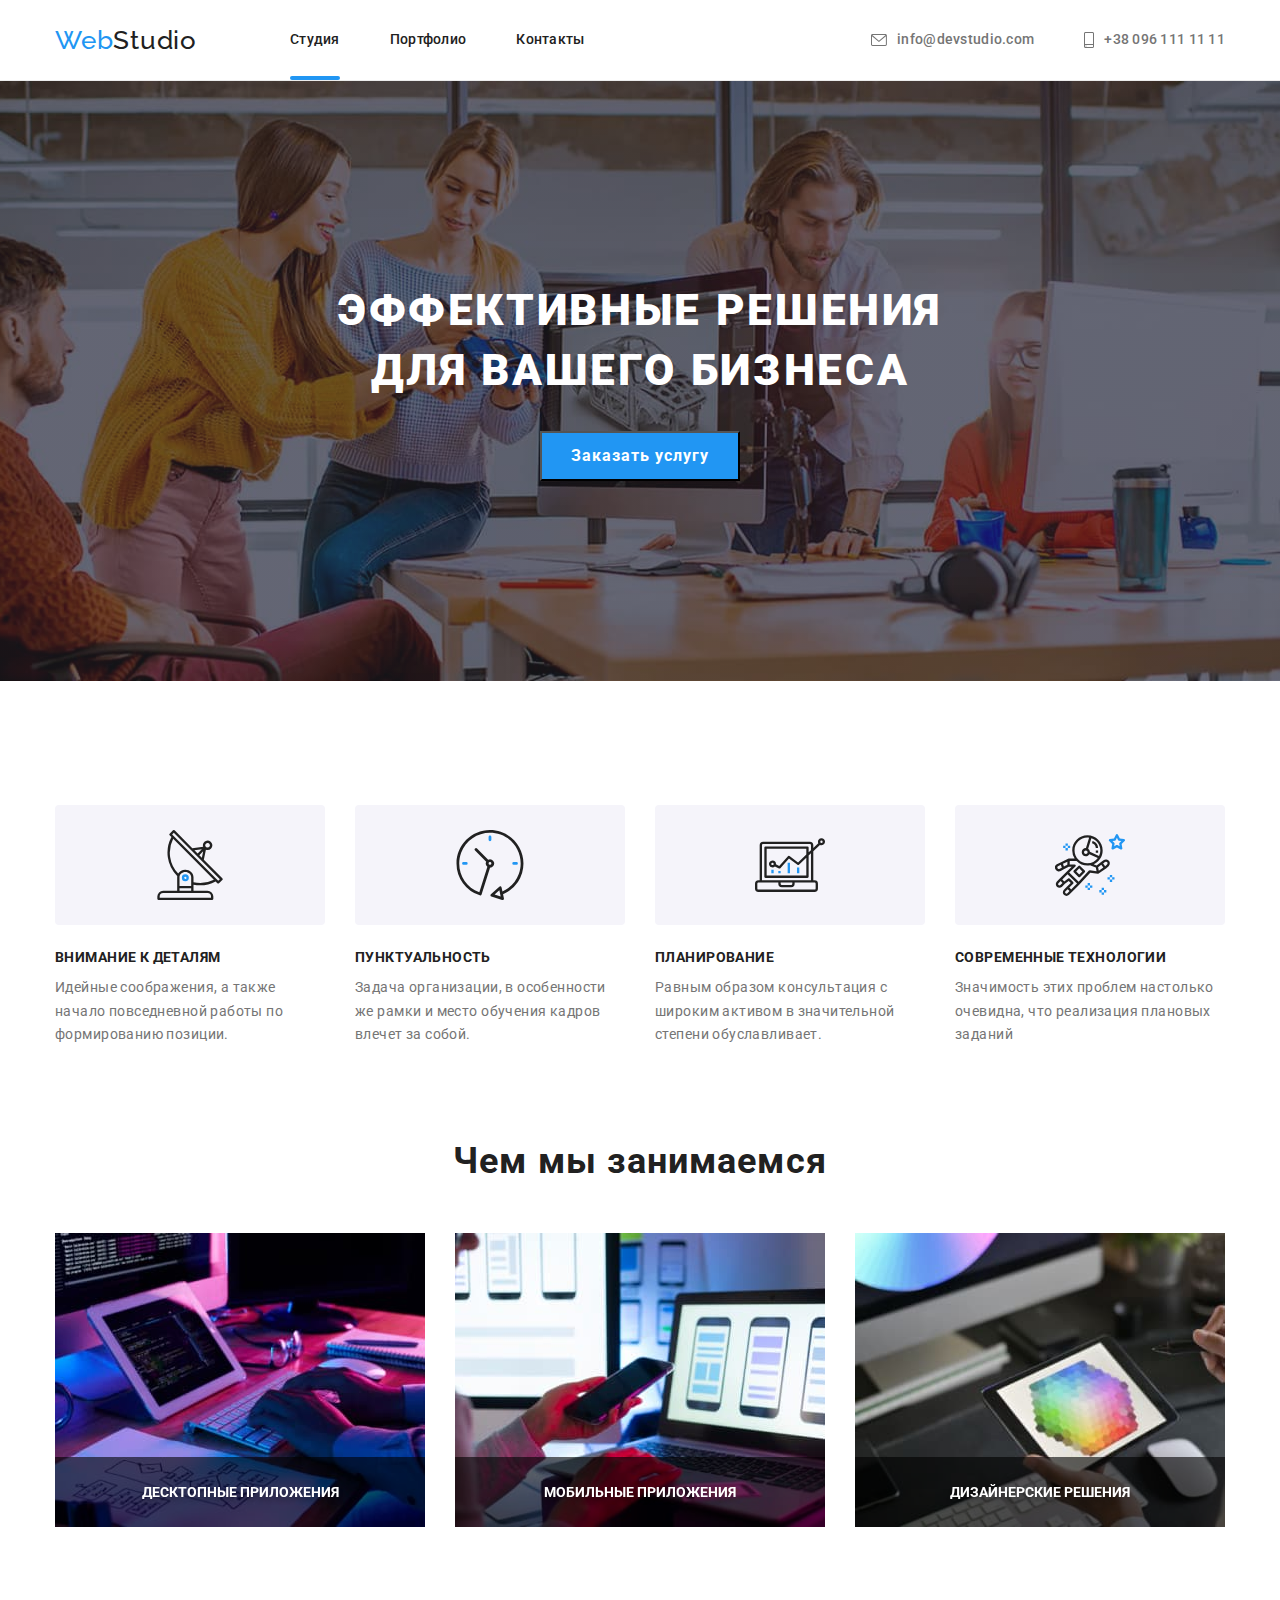
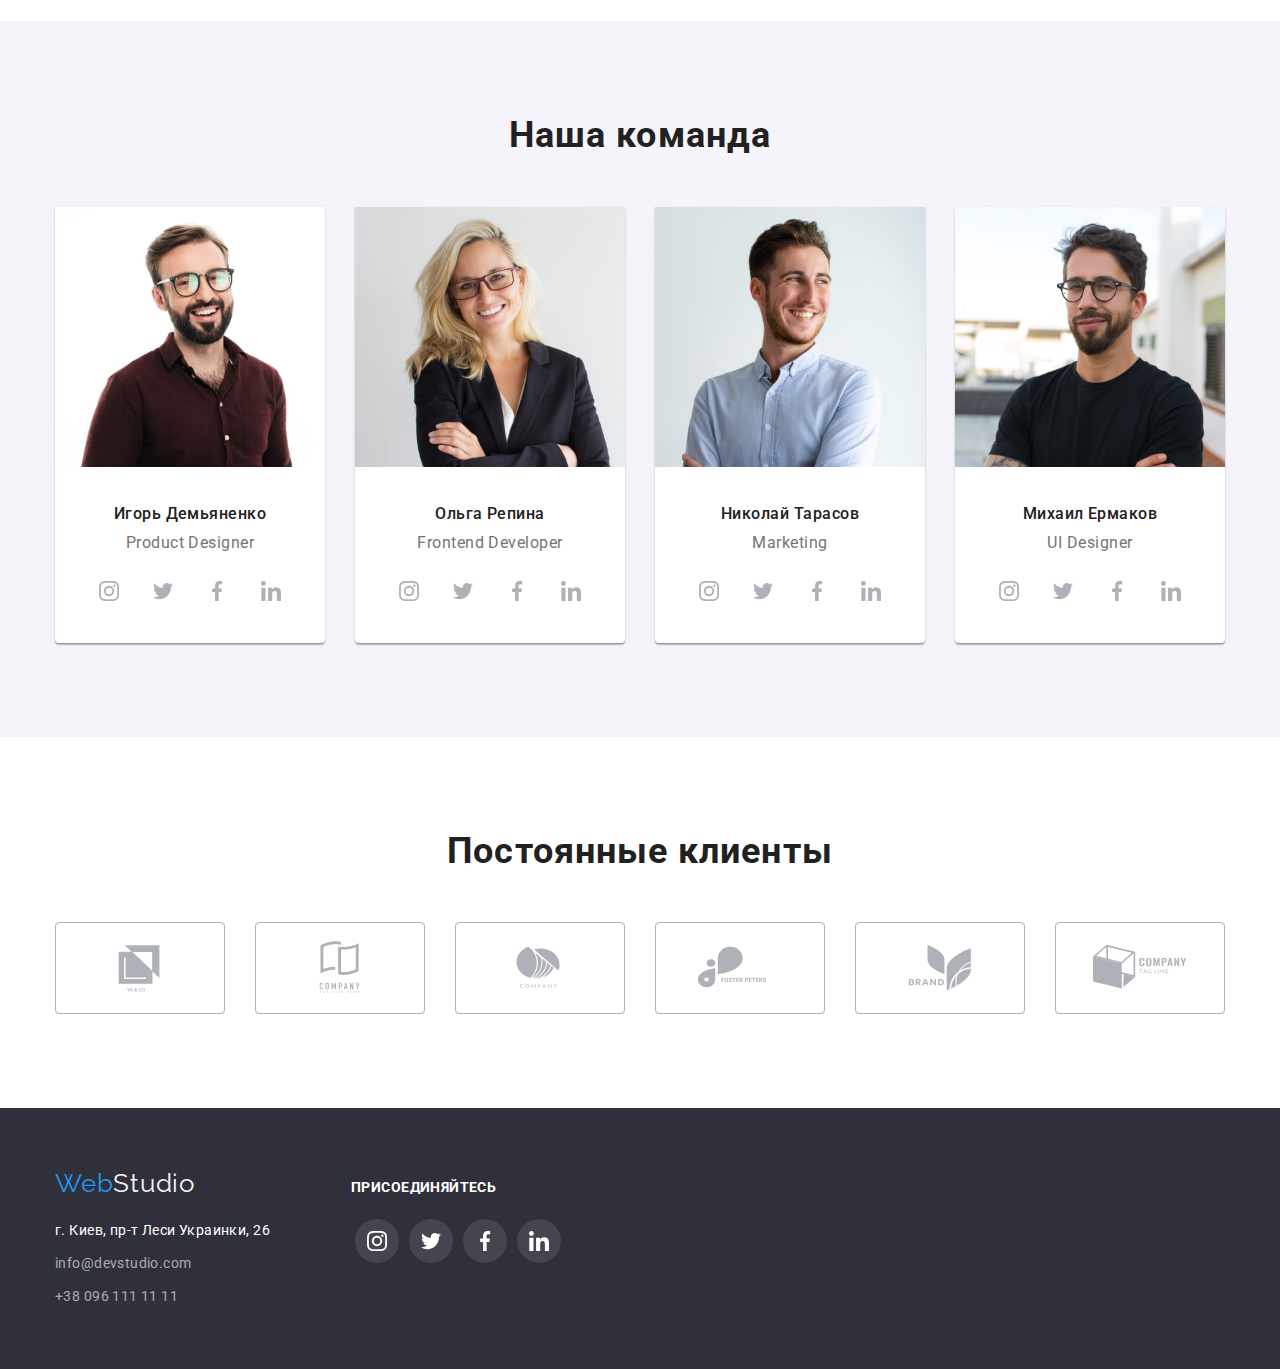
<file: index.html>
<!DOCTYPE html>
<html lang="ru">

<head>
  <meta charset="UTF-8" />
  <meta http-equiv="X-UA-Compatible" content="IE=edge" />
  <meta name="viewport" content="width=device-width, initial-scale=1.0" />
  <title>WebStudio</title>

  <!-- Fons -->
  <link rel="preconnect" href="https://fonts.googleapis.com">
  <link rel="preconnect" href="https://fonts.gstatic.com" crossorigin>
  <link href="https://fonts.googleapis.com/css2?family=Raleway:wght@700&family=Roboto:wght@400;500;700;900&display=swap"
    rel="stylesheet">

  <!-- Normalize -->

  <link rel="stylesheet" href="https://cdn.jsdelivr.net/npm/modern-normalize@1.1.0/modern-normalize.min.css">

  <!-- Castom stile -->
  <link rel="stylesheet" href="./css/styles.css">

</head>

<body>
  <!-- Heder section -->
  <header class="header">
    <div class="container header-container">
      <a class="header-logo link" href="./index.html"><span class="span">Web</span>Studio</a>
      <nav class="header-nav">
        <ul class="header-list list">
          <li class="header-item">
            <a class="header-link link current-link" href="./index.html">Студия</a>
          </li>
          <li class="header-item">
            <a class="header-link link" href="./portfolio.html">Портфолио</a>
          </li>
          <li class="header-item">
            <a class="header-link link" href="">Контакты</a>
          </li>
        </ul>
      </nav>
      <div class="header-group">
        <a class="header-contact link header-group-mail header-mail-svg" href="mailto:info@devstudio.com">
          <svg class="header-contact-svg" width="16" height="12">
            <use href="./images/image.svg#icon-envelope"></use>
          </svg>info@devstudio.com
        </a>
        <a class="header-contact link" href="tel:+380961111111">
          <svg class="header-contact-svg" width="10" height="16">
            <use href="./images/image.svg#icon-smartphone"></use>
          </svg>+38 096 111 11 11
        </a>
      </div>
    </div>
  </header>




  <!-- Main content -->
  <main>
    <!-- Hero section -->
    <section class="hero">
      <div class="container">
        <h1 class="hero-h1">ЭФФЕКТИВНЫЕ РЕШЕНИЯ <br /> ДЛЯ ВАШЕГО БИЗНЕСА</h1>
        <button class="button" type="button" data-modal-open>Заказать услугу</button>
        <div class="backdrop is-hidden" data-modal>
          <div class="modal">
            <button class="button-close" type="button" data-modal-close>
              <svg class="button-svg" width="18" height="18">
                <use href="./images/image.svg#button_clouse"></use>
              </svg>
            </button>
          </div>

        </div>
    </section>
    </div>






    <!-- Peculiarities section -->
    <section class="peculiarities">
      <div class="container container-peculiarities-text">
        <ul class="list about-container">
          <li class="about-item">
            <div class="pecul-item">
              <svg class="" width="70" height="70">
                <use href="./images/image.svg#icon-antenna"></use>
              </svg>
            </div>
            <h3 class="about-h3">ВНИМАНИЕ К ДЕТАЛЯМ</h3>
            <p class="about-p">Идейные соображения, а также начало повседневной работы по
              формированию позиции.</p>
          </li>
          <li class="about-item">
            <div class="pecul-item">
              <svg class="" width="70" height="70">
                <use href="./images/image.svg#icon-clock"></use>
              </svg>
            </div>
            <h3 class="about-h3">ПУНКТУАЛЬНОСТЬ</h3>
            <p class="about-p">Задача организации, в особенности же рамки и место обучения кадров
              влечет за собой.</p>
          </li>
          <li class="about-item">
            <div class="pecul-item">
              <svg class="" width="70" height="70">
                <use href="./images/image.svg#icon-diagram"></use>
              </svg>
            </div>
            <h3 class="about-h3">ПЛАНИРОВАНИЕ</h3>
            <p class="about-p">Равным образом консультация с широким активом в значительной степени
              обуславливает.</p>
          </li>
          <li class="about-item">
            <div class="pecul-item">
              <svg class="" width="70" height="70">
                <use href="./images/image.svg#icon-astronaut"></use>
              </svg>
            </div>
            <h3 class="about-h3">СОВРЕМЕННЫЕ ТЕХНОЛОГИИ</h3>
            <p class="about-p">Значимость этих проблем настолько очевидна, что реализация плановых
              заданий</p>
          </li>
        </ul>
      </div>
    </section>
    <!-- Services section -->
    <section class="services">
      <div class="container">
        <h2 class="services-h2">Чем мы занимаемся</h2>
        <ul class="list services-list">
          <li class="services-item">
            <div class="services-img-div">
              <img class="services-img" src="./images/peculiarities-content/img-1.jpg" alt="Создание кода на планшете"
                width="370" height="294" />
              <p class="services-text">Десктопные приложения</p>
            </div>
          </li>
          <li class="services-item">
            <div class="services-img-div">
              <img class="services-img" src="./images/peculiarities-content/img-2.jpg" alt="Создание кода на телефоне"
                width="370" height="294" />
              <p class="services-text">Мобильные приложения</p>
            </div class="services-img-div">
          </li>
          <li class="services-item">
            <div class="services-img-div">
              <img class="services-img" src="./images/peculiarities-content/img-3.jpg"
                alt="Создание векторного изображения" width="370" height="294" />
              <p class="services-text">Дизайнерские решения</p>
            </div>
          </li>
        </ul>
      </div>
    </section>
    <!-- Team section -->
    <section class="team">
      <div class="container">
        <h2 class="services-h2">Наша команда</h2>
        <ul class="list team-list">
          <li class="team-item">
            <img src="./images/team-content/img-1.jpg" alt="Игорь Демьяненко" width="270" height="260" />
            <div class="team-card">
              <h3 class="team-h3">Игорь Демьяненко</h3>
              <p class="team-p" lang="en">Product Designer</p>
              <ul class="list-icon list">
                <li class="team-item-icon">
                  <a class="team-icon-a link" href="">
                    <svg class="team-icon-svg" width="20" height="20">
                      <use href="./images/image.svg#icon-instagram"></use>
                    </svg>
                  </a>
                </li>
                <li class="team-item-icon">
                  <a class="team-icon-a link" href="">
                    <svg class="team-icon-svg" width="20" height="20">
                      <use href="./images/image.svg#icon-twitter"></use>
                    </svg>
                  </a>
                </li>
                <li class="team-item-icon">
                  <a class="team-icon-a link" href="">
                    <svg class="team-icon-svg" width="20" height="20">
                      <use href="./images/image.svg#icon-facebook"></use>
                    </svg>
                  </a>
                </li>
                <li class="team-item-icon">
                  <a class="team-icon-a link" href="">
                    <svg class="team-icon-svg" width="20" height="20">
                      <use href="./images/image.svg#icon-linkedin"></use>
                    </svg>
                  </a>
                </li>
              </ul>
            </div>
          </li>
          <li class="team-item">
            <img src="./images/team-content/img-2.jpg" alt="Ольга Репина" width="270" height="260" />
            <div class="team-card">
              <h3 class="team-h3">Ольга Репина</h3>
              <p class="team-p" lang="en">Frontend Developer</p>
              <ul class="list-icon list">
                <li class="team-item-icon">
                  <a class="team-icon-a link" href="">
                    <svg class="team-icon-svg" width="20" height="20">
                      <use href="./images/image.svg#icon-instagram"></use>
                    </svg>
                  </a>
                </li>
                <li class="team-item-icon">
                  <a class="team-icon-a link" href="">
                    <svg class="team-icon-svg" width="20" height="20">
                      <use href="./images/image.svg#icon-twitter"></use>
                    </svg>
                  </a>
                </li>
                <li class="team-item-icon">
                  <a class="team-icon-a link" href="">
                    <svg class="team-icon-svg" width="20" height="20">
                      <use href="./images/image.svg#icon-facebook"></use>
                    </svg>
                  </a>
                </li>
                <li class="team-item-icon">
                  <a class="team-icon-a link" href="">
                    <svg class="team-icon-svg" width="20" height="20">
                      <use href="./images/image.svg#icon-linkedin"></use>
                    </svg>
                  </a>
                </li>
              </ul>
            </div>
          </li>
          <li class="team-item">
            <img src="./images/team-content/img-3.jpg" alt="Николай Тарасов" width="270" height="260" />
            <div class="team-card">
              <h3 class="team-h3">Николай Тарасов</h3>
              <p class="team-p" lang="en">Marketing</p>
              <ul class="list-icon list">
                <li class="team-item-icon">
                  <a class="team-icon-a link" href="">
                    <svg class="team-icon-svg" width="20" height="20">
                      <use href="./images/image.svg#icon-instagram"></use>
                    </svg>
                  </a>
                </li>
                <li class="team-item-icon">
                  <a class="team-icon-a link" href="">
                    <svg class="team-icon-svg" width="20" height="20">
                      <use href="./images/image.svg#icon-twitter"></use>
                    </svg>
                  </a>
                </li>
                <li class="team-item-icon">
                  <a class="team-icon-a link" href="">
                    <svg class="team-icon-svg" width="20" height="20">
                      <use href="./images/image.svg#icon-facebook"></use>
                    </svg>
                  </a>
                </li>
                <li class="team-item-icon">
                  <a class="team-icon-a link" href="">
                    <svg class="team-icon-svg" width="20" height="20">
                      <use href="./images/image.svg#icon-linkedin"></use>
                    </svg>
                  </a>
                </li>
              </ul>
            </div>
          </li>
          <li class="team-item">
            <img src="./images/team-content/img-4.jpg" alt="Михаил Ермаков" width="270" height="260" />
            <div class="team-card">
              <h3 class="team-h3">Михаил Ермаков</h3>
              <p class="team-p" lang="en">UI Designer</p>
              <ul class="list-icon list">
                <li class="team-item-icon">
                  <a class="team-icon-a link" href="">
                    <svg class="team-icon-svg" width="20" height="20">
                      <use href="./images/image.svg#icon-instagram"></use>
                    </svg>
                  </a>
                </li>
                <li class="team-item-icon">
                  <a class="team-icon-a link" href="">
                    <svg class="team-icon-svg" width="20" height="20">
                      <use href="./images/image.svg#icon-twitter"></use>
                    </svg>
                  </a>
                </li>
                <li class="team-item-icon">
                  <a class="team-icon-a link" href="">
                    <svg class="team-icon-svg" width="20" height="20">
                      <use href="./images/image.svg#icon-facebook"></use>
                    </svg>
                  </a>
                </li>
                <li class="team-item-icon">
                  <a class="team-icon-a link" href="">
                    <svg class="team-icon-svg" width="20" height="20">
                      <use href="./images/image.svg#icon-linkedin"></use>
                    </svg>
                  </a>
                </li>
              </ul>
            </div>
          </li>
        </ul>
      </div>
    </section>
  </main>

  <!-- Customers -->
  <section class="customers">
    <div class="container">
      <h2 class="services-h2">Постоянные клиенты</h2>
      <ul class="customers-list list">
        <li class="customers-item">
          <a class="customers-icon-button" href="">
            <svg class="customers-icon-button-svg" width="106" height="60">
              <use href="./images/image.svg#icon-logo-1"></use>
            </svg>
          </a>
        </li>
        <li class="customers-item">
          <a class="customers-icon-button link" href="">
            <svg class="customers-icon-button-svg" width="106" height="60">
              <use href="./images/image.svg#icon-logo-2"></use>
            </svg>
          </a>
        </li>
        <li class="customers-item">
          <a class="customers-icon-button link" href="">
            <svg class="customers-icon-button-svg" width="106" height="60">
              <use href="./images/image.svg#icon-logo-3"></use>
            </svg>
          </a>
        </li>
        <li class="customers-item">
          <a class="customers-icon-button link" href="">
            <svg class="customers-icon-button-svg" width="106" height="60">
              <use href="./images/image.svg#icon-logo-4"></use>
            </svg>
          </a>
        </li>
        <li class="customers-item">
          <a class="customers-icon-button link" href="">
            <svg class="customers-icon-button-svg" width="106" height="60">
              <use href="./images/image.svg#icon-logo-5"></use>
            </svg>
          </a>
        </li>
        <li class="customers-item">
          <a class="customers-icon-button link" href="">
            <svg class="customers-icon-button-svg" width="106" height="60">
              <use href="./images/image.svg#icon-logo-6"></use>
            </svg>
          </a>
        </li>
      </ul>
    </div>
  </section>

  <!-- Footer section -->
  <footer class="footer">
    <div class="container footer-had">
      <a class="logo footer-logo" href="./index.html" lang="en"><span class="span">Web</span>Studio</a>
      <h2 class="footer-h2">ПРИСОЕДИНЯЙТЕСЬ</h2>
    </div>
    <div class="container footer-adress-all">
      <div class="footer-address">
        <address class="footer-address-title">
          <a class="address link" href="https://goo.gl/maps/yoaocX4PHPZH4iD27">г. Киев, пр-т Леси Украинки,
            26</a>
        </address>
        <ul class="list">
          <li><a class="contact link footer-list-item" href="mailto:info@devstudio.com">info@devstudio.com</a>
          </li>
          <li><a class="contact link" href="tel:+380961111111">+38 096 111 11 11</a></li>
        </ul>
      </div>
      <div class="footer-soucial">
        <ul class="list-icon-f list">
          <li class="team-item-icon-f">
            <a class="team-icon-a-f link" href="">
              <svg class="team-icon-svg-f" width="20" height="20">
                <use href="./images/image.svg#icon-instagram"></use>
              </svg>
            </a>
          </li>
          <li class="team-item-icon-f">
            <a class="team-icon-a-f link" href="">
              <svg class="team-icon-svg-f" width="20" height="20">
                <use href="./images/image.svg#icon-twitter"></use>
              </svg>
            </a>
          </li>
          <li class="team-item-icon-f">
            <a class="team-icon-a-f link" href="">
              <svg class="team-icon-svg-f" width="20" height="20">
                <use href="./images/image.svg#icon-facebook"></use>
              </svg>
            </a>
          </li>
          <li class="team-item-icon-f">
            <a class="team-icon-a-f link" href="">
              <svg class="team-icon-svg-f" width="20" height="20">
                <use href="./images/image.svg#icon-linkedin"></use>
              </svg>
            </a>
          </li>
        </ul>
      </div>
    </div>


  </footer>
  <script src="./js/modal.js"></script>
</body>

</html
</file>
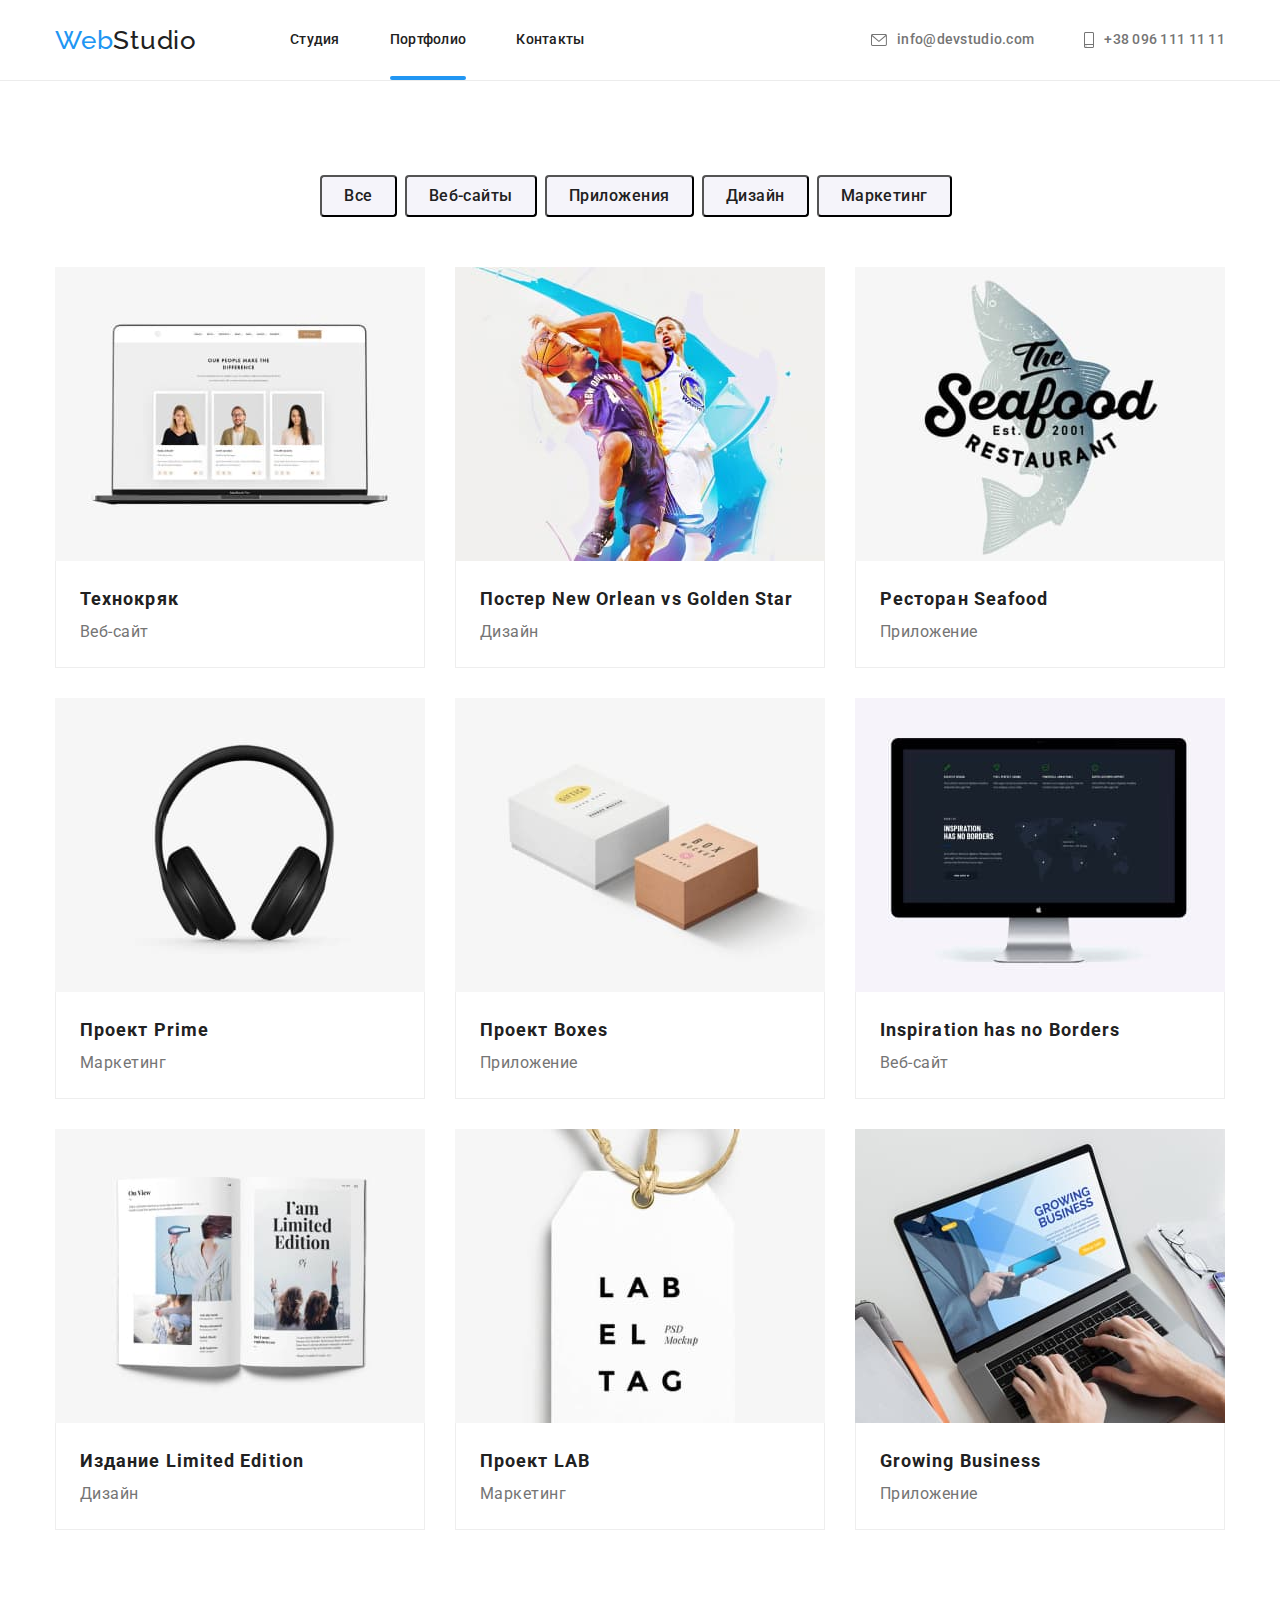
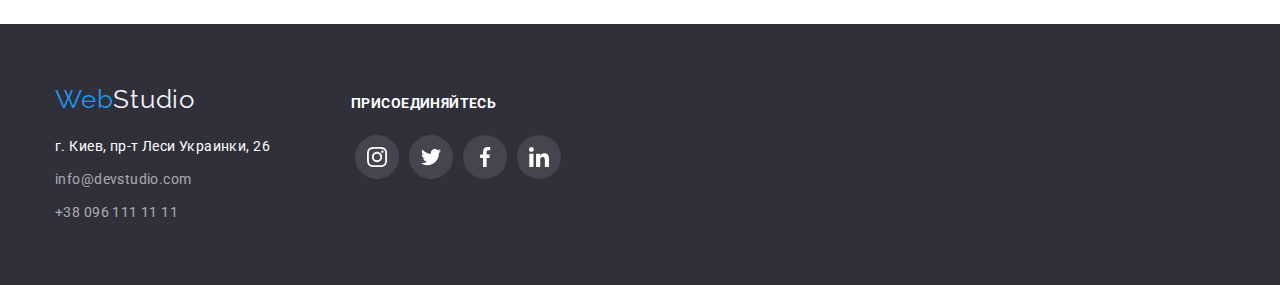
<file: portfolio.html>
<!DOCTYPE html>
<html lang="ru">

<head>
    <meta charset="UTF-8" />
    <meta http-equiv="X-UA-Compatible" content="IE=edge" />
    <meta name="viewport" content="width=device-width, initial-scale=1.0" />
    <title>WebStudio</title>

    <!-- Fons -->
    <link rel="preconnect" href="https://fonts.googleapis.com">
    <link rel="preconnect" href="https://fonts.gstatic.com" crossorigin>
    <link
        href="https://fonts.googleapis.com/css2?family=Raleway:wght@700&family=Roboto:wght@400;500;700;900&display=swap"
        rel="stylesheet">

    <!-- Normalize -->
    <link rel="stylesheet" href="https://cdn.jsdelivr.net/npm/modern-normalize@1.1.0/modern-normalize.min.css">

    <!-- Castom stile -->
    <link rel="stylesheet" href="./css/styles.css">

</head>

<body>
    <!-- Heder section -->
    <header class="header">
        <div class="container header-container">
            <a class="header-logo link" href="./index.html"><span class="span">Web</span>Studio</a>
            <nav class="header-nav">
                <ul class="header-list list">
                    <li class="header-item">
                        <a class="header-link link" href="./index.html">Студия</a>
                    </li>
                    <li class="header-item">
                        <a class="header-link link current-link" href="./portfolio.html">Портфолио</a>
                    </li>
                    <li class="header-item">
                        <a class="header-link link" href="">Контакты</a>
                    </li>
                </ul>
            </nav>
            <div class="header-group">
                <a class="header-contact link header-group-mail header-mail-svg" href="mailto:info@devstudio.com">
                    <svg class="header-contact-svg" width="16" height="12">
                        <use href="./images/image.svg#icon-envelope"></use>
                    </svg>info@devstudio.com
                </a>
                <a class="header-contact link" href="tel:+380961111111">
                    <svg class="header-contact-svg" width="10" height="16">
                        <use href="./images/image.svg#icon-smartphone"></use>
                    </svg>+38 096 111 11 11
                </a>
            </div>
        </div>
    </header>



    <!-- Main content -->

    <main>
        <!-- Button section-->




        <section class="portfolio-section">
            <div class="container">
                <ul class="portfolio list portfolio-list">
                    <li class="button-item"><button class="button" type="button">Все</button></li>
                    <li class="button-item"><button class="button" type="button">Веб-сайты</button></li>
                    <li class="button-item"><button class="button" type="button">Приложения</button></li>
                    <li class="button-item"><button class="button" type="button">Дизайн</button></li>
                    <li class="button-item"><button class="button" type="button">Маркетинг</button></li>
                </ul>
            </div>
            <!-- Pictures -->
            <div class="container">
                <ul class="list pictures-list">
                    <li class="list pictures-item">
                        <a href="" class="card-wrap link">
                            <div class="pictures-overlay">
                                <img class="pictures-img" src="./images/portfolio/img-1.jpg" alt="ноутбук" width="370"
                                    height="294">
                                <p class="pictures-desc">
                                    Ресурс предлагает комплексные предложения с разным уровнем функционала и сервисов.
                                    Все
                                    это
                                    позволит посетителю получить
                                    исчерпывающие сведения о компании или частном лице.
                                </p>
                            </div>
                            <div class="pictures-title-text">
                                <h2 class="title">Технокряк</h2>
                                <p class="text">Веб-сайт</p>
                            </div>
                        </a>
                    </li>
                    <li class="pictures-item">
                        <a href="" class="card-wrap link">
                            <div class="pictures-overlay">
                                <img class="pictures-img" src="./images/portfolio/img-2.jpg" alt="баскетболісти"
                                    width="370" height="294">
                                <p class="pictures-desc">
                                    Lorem ipsum dolor sit amet consectetur adipisicing elit. Magnam, incidunt est
                                    aliquam tempore repudiandae, fuga optio expedita officiis, cum totam sapiente?
                                    Tempora temporibus, aspernatur assumenda autem ipsam atque consequuntur fugiat?
                                </p>
                            </div>
                            <div class="pictures-title-text">
                                <h2 class="title">Постер New Orlean vs Golden Star</h2>
                                <p class="text">Дизайн</p>
                            </div>
                        </a>
                    </li>
                    <li class="pictures-item">
                        <a href="" class="card-wrap link">
                            <div class="pictures-overlay">
                                <img class="pictures-img" src="./images/portfolio/img-3.jpg" alt="ресторан" width="370"
                                    height="294">
                                <p class="pictures-desc">
                                    Lorem ipsum dolor sit amet consectetur adipisicing elit. Voluptatibus expedita neque
                                    dolorum autem reiciendis consequuntur corrupti, minima harum inventore assumenda
                                    vitae explicabo magnam fugit soluta tenetur eligendi exercitationem perspiciatis
                                    esse?
                                </p>
                            </div>
                            <div class="pictures-title-text">
                                <h2 class="title">Ресторан Seafood</h2>
                                <p class="text">Приложение</p>
                            </div>
                        </a>
                    </li>
                    <li class="pictures-item">
                        <a href="" class="card-wrap link">
                            <div class="pictures-overlay">
                                <img class="pictures-img" src="./images/portfolio/img-4.jpg" alt="навушники" width="370"
                                    height="294">
                                <p class="pictures-desc">
                                    Lorem ipsum dolor sit amet, consectetur adipisicing elit. Nobis suscipit dicta
                                    explicabo consequatur! Aut a iusto hic explicabo ea obcaecati, consectetur ipsam
                                    aperiam optio? Incidunt maiores id ipsum ratione blanditiis.
                                </p>
                            </div>
                            <div class="pictures-title-text">
                                <h2 class="title">Проект Prime</h2>
                                <p class="text">Маркетинг</p>
                            </div>
                        </a>
                    </li>
                    <li class="pictures-item">
                        <a href="" class="card-wrap link">
                            <div class="pictures-overlay">
                                <img class="pictures-img" src="./images/portfolio/img-5.jpg" alt="коробки" width="370"
                                    height="294">
                                <p class="pictures-desc">
                                    Lorem ipsum dolor sit amet consectetur adipisicing elit. Deleniti sequi tenetur
                                    necessitatibus, saepe reprehenderit illo quas ut culpa doloremque eum pariatur
                                    aliquid molestias sapiente eos explicabo officiis beatae qui eius!
                                </p>
                            </div>
                            <div class="pictures-title-text">
                                <h2 class="title">Проект Boxes</h2>
                                <p class="text">Приложение</p>
                            </div>
                        </a>
                    </li>
                    <li class="pictures-item">
                        <a href="" class="card-wrap link">
                            <div class="pictures-overlay">
                                <img class="pictures-img" src="./images/portfolio/img-6.jpg" alt="моноблок" width="370"
                                    height="294">
                                <p class="pictures-desc">
                                    Lorem ipsum dolor sit amet consectetur adipisicing elit. Voluptatum temporibus
                                    officiis velit, praesentium dicta, blanditiis aperiam accusantium excepturi qui nisi
                                    at alias culpa sit, ipsam magni est rem vel voluptates!
                                </p>
                            </div>
                            <div class="pictures-title-text">
                                <h2 class="title">Inspiration has no Borders</h2>
                                <p class="text">Веб-сайт</p>
                            </div>
                        </a>
                    </li>
                    <li class="pictures-item">
                        <a href="" class="card-wrap link">
                            <div class="pictures-overlay">
                                <img class="pictures-img" src="./images/portfolio/img-7.jpg" alt="книга" width="370"
                                    height="294">
                                <p class="pictures-desc">
                                    Lorem ipsum dolor sit amet consectetur adipisicing elit. Iste laborum eveniet illo
                                    laudantium pariatur, perspiciatis optio, asperiores praesentium ipsa doloribus ex
                                    dolor dolorum quibusdam numquam a reprehenderit? Repellat, odio quo!
                                </p>
                            </div>
                            <div class="pictures-title-text">
                                <h2 class="title">Издание Limited Edition</h2>
                                <p class="text">Дизайн</p>
                            </div>
                        </a>
                    </li>
                    <li class="pictures-item">
                        <a href="" class="card-wrap link">
                            <div class="pictures-overlay">
                                <img class="pictures-img" src="./images/portfolio/img-8.jpg" alt="етикетка" width="370"
                                    height="294">
                                <p class="pictures-desc">
                                    Lorem ipsum dolor sit amet consectetur adipisicing elit. Ea explicabo debitis est
                                    inventore obcaecati doloribus quibusdam eaque ullam sed, nam accusamus provident
                                    saepe quo quae esse nemo non possimus culpa.
                                </p>
                            </div>
                            <div class="pictures-title-text">
                                <h2 class="title">Проект LAB</h2>
                                <p class="text">Маркетинг</p>
                            </div>
                        </a>
                    </li>
                    <li class="pictures-item">
                        <a href="" class="card-wrap link">
                            <div class="pictures-overlay">
                                <img class="pictures-img" src="./images/portfolio/img-9.jpg" alt="ноутбук" width="370"
                                    height="294">
                                <p class="pictures-desc">
                                    Lorem ipsum dolor sit amet consectetur, adipisicing elit. Quam ducimus ab magni
                                    veritatis officia, illum deleniti similique autem iusto, doloremque esse, natus
                                    corporis porro. Temporibus vel earum nihil dolorum optio.
                                </p>
                            </div>
                            <div class="pictures-title-text">
                                <h2 class="title">Growing Business</h2>
                                <p class="text">Приложение</p>
                            </div>
                        </a>
                    </li>
                </ul>
            </div>
        </section>
    </main>
    <!-- Footer section -->
    <footer class="footer">
        <div class="container footer-had">
            <a class="logo footer-logo" href="./index.html" lang="en"><span class="span">Web</span>Studio</a>
            <h2 class="footer-h2">ПРИСОЕДИНЯЙТЕСЬ</h2>
        </div>
        <div class="container footer-adress-all">
            <div class="footer-address">
                <address class="footer-address-title">
                    <a class="address link" href="https://goo.gl/maps/yoaocX4PHPZH4iD27">г. Киев, пр-т Леси Украинки,
                        26</a>
                </address>
                <ul class="list">
                    <li><a class="contact link footer-list-item" href="mailto:info@devstudio.com">info@devstudio.com</a>
                    </li>
                    <li><a class="contact link" href="tel:+380961111111">+38 096 111 11 11</a></li>
                </ul>
            </div>
            <div class="footer-soucial">
                <ul class="list-icon-f list">
                    <li class="team-item-icon-f">
                        <a class="team-icon-a-f link" href="">
                            <svg class="team-icon-svg-f" width="20" height="20">
                                <use href="./images/image.svg#icon-instagram"></use>
                            </svg>
                        </a>
                    </li>
                    <li class="team-item-icon-f">
                        <a class="team-icon-a-f link" href="">
                            <svg class="team-icon-svg-f" width="20" height="20">
                                <use href="./images/image.svg#icon-twitter"></use>
                            </svg>
                        </a>
                    </li>
                    <li class="team-item-icon-f">
                        <a class="team-icon-a-f link" href="">
                            <svg class="team-icon-svg-f" width="20" height="20">
                                <use href="./images/image.svg#icon-facebook"></use>
                            </svg>
                        </a>
                    </li>
                    <li class="team-item-icon-f">
                        <a class="team-icon-a-f link" href="">
                            <svg class="team-icon-svg-f" width="20" height="20">
                                <use href="./images/image.svg#icon-linkedin"></use>
                            </svg>
                        </a>
                    </li>
                </ul>
            </div>
        </div>


    </footer>
</body>

</html>
</file>
<file: css/styles.css>
:root {
  /* text color */
  --main-font: 'Roboto';
  --secondary-font: 'Raleway';

  --anim-slow: 250ms cubic-bezier(0.4, 0, 0.2, 1);
}

body {
  font-family: 'Roboto', sans-serif;
  font-size: 14px;
  line-height: 1.71;
}

/* common style stars */
.container {
  width: 1200px;
  padding-left: 15px;
  padding-right: 15px;
  margin-left: auto;
  margin-right: auto;

  /* outline: 1px solid tomato; */
}

.link {
  text-decoration: none;
}
.list {
  list-style: none;
  margin: 0;
  padding: 0;
}

/* Reset */
h1,
h2,
h3,
h4,
p {
  margin: 0;
}
.img {
  display: block;
  max-width: 100%;
  height: auto;
}

/* Heder section */

.header {
  font-family: 'Roboto';
  font-weight: 500;
  font-size: 14px;
  line-height: 1.14;
  letter-spacing: 0.02em;
  color: #212121;
  border-bottom-width: 1px;
  border-bottom-style: solid;
  border-bottom-color: #ececec;
}

.header-container {
  display: flex;
  align-items: center;
}

.header .header-logo {
  font-family: 'Raleway';
  font-size: 26px;
  line-height: 1.19;
  letter-spacing: 0.03em;
  text-decoration: none;
  color: #212121;
}

.header-logo {
  margin-right: 93px;
}

.span {
  color: #2196f3;
}

.header-list {
  display: flex;
  flex-wrap: wrap-reverse;
}

.header-item:not(:last-child) {
  margin-right: 50px;
}

.current-link {
  position: relative;
  color: #2196f3;
  display: flex;
  align-items: center;
}

.current-link::before {
  content: '';
  position: absolute;
  bottom: 0%;
  left: 0%;
  width: 100%;
  height: 4px;
  display: inline-block;
  margin-right: 10px;
  background-color: #2196f3;
  border-radius: 2px;
}

.header-link {
  position: relative;
  display: block;
  padding-top: 32px;
  padding-bottom: 32px;
  font-weight: 500;
  font-size: 14px;
  line-height: 1.14;
  letter-spacing: 0.02em;
  color: #212121;
  transition: var(--anim-slow);
}

.link-link:hover,
.link-link-item:focus {
  color: #2196f3;
}

.header-link::after {
  content: '';
  position: absolute;
  left: 0%;
  bottom: 0%;
  display: block;
  width: 100%;
  height: 4px;
  background-color: #2196f3;
  border-radius: 2px;
  display: none;
}

.header-link:hover::after {
  display: block;
}

.header-group {
  margin-left: auto;
  display: flex;
}

.header-contact-svg {
  fill: currentColor;
  margin-right: 10px;
  text-align: center;
}

.header-group-mail {
  margin-right: 50px;
}

.header-contact {
  display: flex;
  align-items: center;
  font-weight: 500;
  font-size: 14px;
  line-height: 1.14;
  letter-spacing: 0.02em;
  color: #757575;
  transition: var(--anim-slow);
}
.header-link:hover,
.header-link:focus {
  color: #2196f3;
}

.header-contact:hover,
.header-contact:focus {
  color: #2196f3;
}

/* Hero Section */

.hero {
  background-color: #2f303a;
  text-align: center;
  padding-top: 200px;
  padding-bottom: 200px;
  background: linear-gradient(to right, rgba(47, 48, 58, 0.4), rgba(47, 48, 58, 0.4)),
    url(../images/unique-content/img_bg.jpg);
  background-repeat: no-repeat;
  background-position: center;
  background-size: cover;
  max-width: 1600px;
  max-height: 600px;
  margin-left: auto;
  margin-right: auto;
}

.hero-h1 {
  font-family: 'Roboto';
  font-weight: 900;
  font-size: 44px;
  line-height: 1.36;
  text-align: center;
  letter-spacing: 0.06em;
  color: #ffffff;
}

/* Модальне вікно */

.backdrop {
  position: fixed;
  top: 0;
  left: 0;
  width: 100%;
  height: 100%;
  background-color: rgba(0, 0, 0, 0.2);

  opacity: 1;
  transition: opacity var(--anim-slow);
}

.backdrop.is-hidden {
  opacity: 0;
  pointer-events: none;
}

.backdrop.is-hidden .modal {
  transform: translate(-50%, -50%) scale(0.3);
}

.modal {
  position: absolute;
  top: 50%;
  left: 50%;

  width: 528px;
  height: 581px;

  background-color: white;
  border-radius: 5px;

  transform: translate(-50%, -50%) scale(1);
  transition: transform var(--anim-slow);
}

.button-close {
  position: absolute;
  transform: translate(-25%, 25%);
  top: 0;
  right: 0;
  display: flex;
  align-items: center;
  justify-content: center;
  width: 30px;
  height: 30px;
  border: 1px solid rgba(0, 0, 0, 0.1);
  border-radius: 50%;
  background-color: white;
  cursor: pointer;
}

.hero .button {
  font-family: 'roboto', sans-serif;
  font-weight: 700;
  font-size: 16px;
  line-height: 1.88;
  letter-spacing: 0.06em;
  color: #ffffff;
  background-color: #2196f3;
  cursor: pointer;
  margin-top: 30px;
  width: 200px;
  height: 50px;

  transition: var(--anim-slow);
}

.hero .button:hover,
.hero .button:focus {
  background-color: #188ce8;
}

/* Peculiarities section */

.pecul-item {
  display: flex;
  align-items: center;
  width: 270px;
  height: 120px;
  margin-right: 30px;
  border-radius: 4px;
  background-color: #f5f4fa;
  justify-content: center;
  align-items: center;
}

.pecul-list {
  display: flex;
}

.peculiarities {
  padding-top: 94px;
}

.container-peculiarities-text {
  padding-top: 30px;
}

.about-h3 {
  font-family: 'Roboto';
  font-weight: 700;
  font-size: 14px;
  line-height: 1.14;
  letter-spacing: 0.03em;
  color: #212121;
  margin-top: 25px;
}

.about-p {
  font-family: 'Roboto';
  font-size: 14px;
  line-height: 1.71;
  letter-spacing: 0.03em;
  color: #757575;
  margin-top: 10px;
}

.about-container {
  display: flex;
}
.list .about-item {
  margin-right: 30px;
  width: 270px;
}

.list .about-item:nth-child(4n) {
  margin-right: 0;
}

/* Services section */

.services {
  padding-top: 94px;
  padding-bottom: 94px;
}

.services-h2 {
  font-family: 'Roboto';
  font-weight: 700;
  font-size: 36px;
  line-height: 1.16;
  text-align: center;
  letter-spacing: 0.03em;
  color: #212121;
}

.services-list {
  display: flex;
  margin-top: 50px;
}

.services-item:not(:last-child) {
  margin-right: 30px;
}

.services-img-div {
  position: relative;
}
.services-img {
  display: block;
}

.services-text {
  bottom: 0%;
  position: absolute;
  display: flex;
  justify-content: center;
  align-items: center;
  width: 100%;
  height: 70px;
  font-weight: 700;
  line-height: 1.14px;
  text-transform: uppercase;
  color: #ffffff;
  background-color: rgba(0, 0, 0, 0.6);
  text-shadow: 0px 4px 4px rgba(0, 0, 0, 0.25);
}

/* Team section */
.team {
  background-color: #f5f4fa;
  padding-top: 94px;
  padding-bottom: 94px;
}
.team-list {
  margin-top: 50px;
  display: flex;
}
.team-item {
  width: 270px;
  margin-right: 30px;
  box-shadow: 0px 1px 3px rgba(0, 0, 0, 0.12), 0px 1px 1px rgba(0, 0, 0, 0.14),
    0px 2px 1px rgba(0, 0, 0, 0.2);
  border-radius: 0px 0px 4px 4px;
  background-color: #ffffff;
}
.team-item:nth-child(4n) {
  margin-right: 0px;
}
.team-card {
  padding-top: 30px;
  padding-bottom: 30px;
}
.list-icon {
  display: flex;
  margin-top: 16px;
  align-items: center;
  justify-content: center;
}
.team-item-icon:not(:last-child) {
  margin-right: 10px;
}

.team-icon-a {
  display: flex;
  align-items: center;
  justify-content: center;
  width: 44px;
  height: 44px;
  border-radius: 50%;
  color: #afb1b8;
  transition: var(--anim-slow);
}

.team-icon-a:hover,
.team-icon-a:focus {
  background-color: #2196f3;
  color: white;
}
.team-icon-svg {
  width: 20px;
  height: 20px;
  fill: currentColor;
}

.team-h3 {
  font-family: 'Roboto';
  font-weight: 500;
  font-size: 16px;
  line-height: 1.18;
  letter-spacing: 0.03em;
  color: #212121;
  text-align: center;
}
.team-p {
  font-family: 'Roboto';
  font-size: 16px;
  line-height: 1.18;
  letter-spacing: 0.03em;
  color: #757575;
  text-align: center;
  margin-top: 10px;
}

/* Portfolio */

.portfolio-list {
  display: flex;
  justify-content: center;
}

.portfolio-section {
  padding-top: 94px;
  padding-bottom: 94px;
}

.button-item {
  margin-right: 8px;
}

.portfolio .button {
  font-family: 'Roboto', sans-serif;
  font-weight: 500;
  font-size: 16px;
  line-height: 1.62;
  letter-spacing: 0.03em;
  padding: 6px 22px;
  border-radius: 4px;

  color: #212121;
  background-color: #f5f4fa;

  cursor: pointer;
  transition: var(--anim-slow);
}

.portfolio .button:hover,
.portfolio .button:focus {
  color: #ffffff;
  background-color: #2196f3;
  box-shadow: 0px 3px 1px rgba(0, 0, 0, 0.1), 0px 1px 2px rgba(0, 0, 0, 0.08),
    0px 2px 2px rgba(0, 0, 0, 0.12);
}
.pictures-item {
  cursor: pointer;
  transition: var(--anim-slow);
}

.pictures-item:hover,
.pictures-item:focus {
  box-shadow: 0px 1px 1px rgba(0, 0, 0, 0.12), 0px 4px 4px rgba(0, 0, 0, 0.06),
    1px 4px 6px rgba(0, 0, 0, 0.16);
}

.title {
  font-family: 'Roboto';
  font-weight: 700;
  font-size: 18px;
  line-height: 2;
  letter-spacing: 0.06em;
  color: #212121;
}

.text {
  font-family: 'Roboto';
  font-size: 16px;
  line-height: 1.88;
  letter-spacing: 0.03em;
  color: #757575;
}

/* Pictures */

.pictures-list {
  margin-top: 50px;
  display: flex;
  flex-wrap: wrap;
}
.pictures-item {
  width: 370px;
  margin-right: 30px;
  margin-bottom: 30px;
}

.pictures-overlay {
  position: relative;
  overflow: hidden;
}

.pictures-desc {
  position: absolute;
  bottom: 0%;
  left: 0%;
  transform: translateY(100%);
  transition: var(--anim-slow);
  width: 100%;
  height: 100%;
  padding: 63px 24px;
  background-color: rgba(33, 150, 243, 0.9);
  color: white;
  font-size: 18px;
  line-height: 1.6;
}

.card-wrap {
  display: block;
}
.card-wrap:hover .pictures-desc,
.card-wrap:focus .pictures-desc {
  transform: translateY(0);
}

.pictures-title-text {
  padding: 20px 24px;
  border: 1px solid #eeeeee;
  border-top: none;
}
.pictures-item:nth-child(3n) {
  margin-right: 0;
}
.pictures-item:nth-last-child(-n + 3) {
  margin-bottom: 0;
}

.pictures-img {
  display: block;
}

/* Customers */

.customers {
  padding-top: 94px;
  padding-bottom: 94px;
}
.customers-list {
  display: flex;
  margin-top: 50px;
}
.customers-item:not(:last-child) {
  margin-right: 30px;
}
.customers-icon-button {
  display: flex;
  align-items: center;
  justify-content: center;
  width: 170px;
  height: 92px;
  border: 1px solid #afb1b8;
  border-radius: 4px;
  color: #afb1b8;
  transition: color var(--anim-slow), border var(--anim-slow);
}
.customers-icon-button:hover,
.customers-icon-button:focus {
  border: 1px solid #2196f3;
  color: #2196f3;
}
.customers-icon-button-svg {
  width: 106px;
  height: 60px;
  fill: currentColor;
}

/* Footer */
.footer {
  background-color: #2f303a;
}
.footer {
  padding-top: 60px;
  padding-bottom: 60px;
}

.footer-adress-all {
  display: flex;
}

.footer .logo {
  font-family: 'Raleway';
  font-size: 26px;
  line-height: 1.19;
  letter-spacing: 0.03em;
  text-decoration: none;
  color: #f5f4fa;
}

.footer .span {
  color: #2196f3;
}

.footer .address {
  font-weight: 400;
  font-style: normal;
  font-size: 14px;
  line-height: 1.71;
  letter-spacing: 0.03em;
  color: #ffffff;
}

.footer .contact {
  font-weight: 400;
  font-size: 14px;
  line-height: 1.71;
  letter-spacing: 0.03em;
  color: rgba(255, 255, 255, 0.6);
  transition: var(--anim-slow);
}

.contact:hover,
.contact:focus {
  color: #2196f3;
}

.footer-address {
  margin-top: 20px;
}
.footer-address-title {
  margin-bottom: 9px;
}
.footer-list-item {
  display: block;
  margin-bottom: 9px;
}

.footer-h2 {
  font-family: 'Roboto';
  font-style: normal;
  font-weight: 700;
  font-size: 14px;
  line-height: 16px;
  letter-spacing: 0.03em;
  text-transform: uppercase;
  color: #ffffff;
  margin-left: 156px;
}

.footer-had {
  display: flex;
  align-items: baseline;
}

.footer-soucial {
  margin-left: 85px;
  margin-top: 20px;
}
.list-icon-f {
  display: flex;
  justify-content: center;
}
.team-icon-svg-f {
  fill: #ffffff;
}
.team-item-icon-f:not(:last-child) {
  margin-right: 10px;
}
.team-icon-a-f {
  display: flex;
  align-items: center;
  justify-content: center;
  width: 44px;
  height: 44px;
  background-color: rgba(255, 255, 255, 0.1);
  border-radius: 50%;
  transition: var(--anim-slow);
}

.team-icon-a-f:hover,
.team-icon-a-f:focus {
  background-color: #2196f3;
}
</file>
